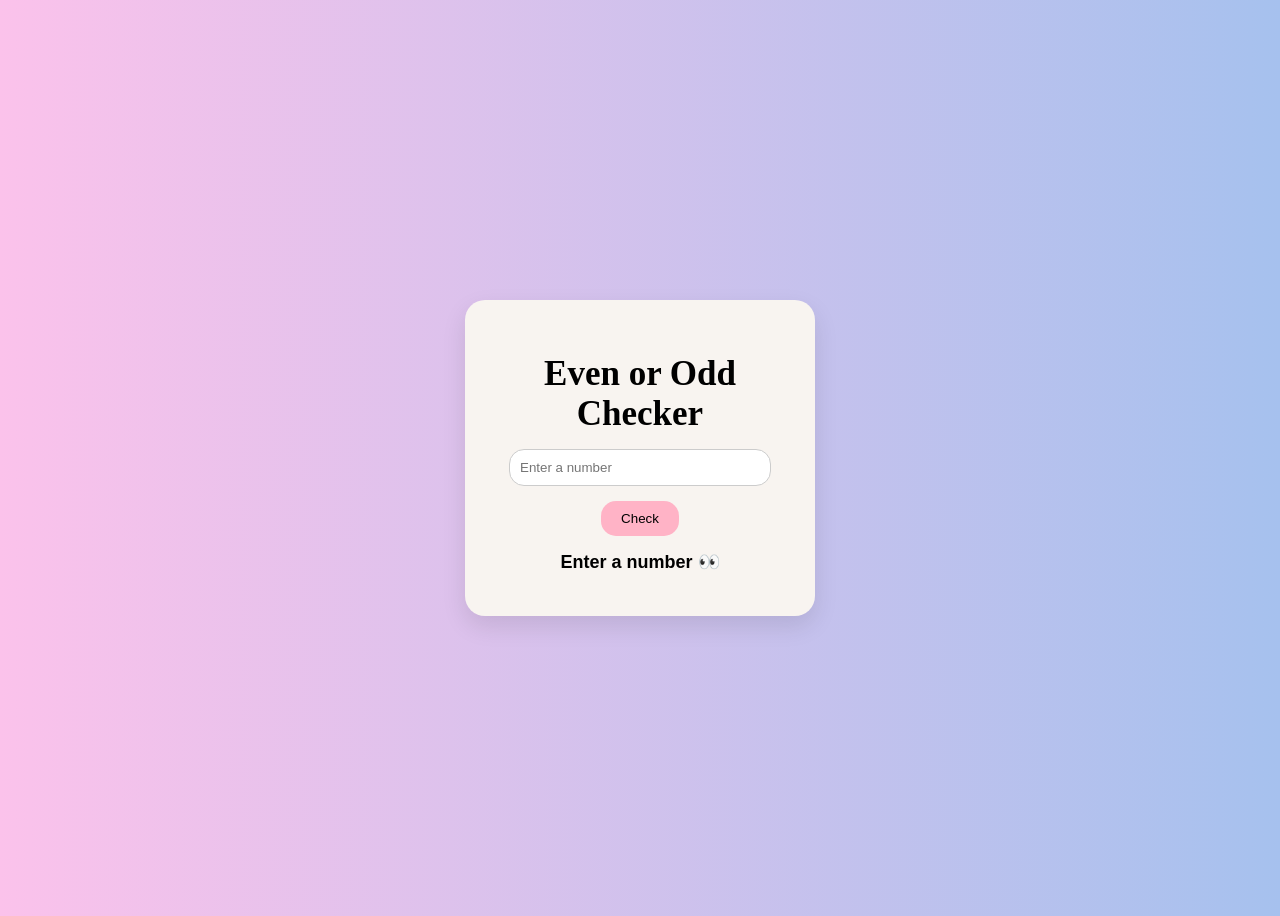
<file: Even odd checker/index.html>
<!DOCTYPE html>
<html>
<head>
    <title>Even Odd Checker</title>
    <link rel="stylesheet" href="style.css">
</head>
<body>

    <div class="checker">

        <h2>Even or Odd Checker</h2>

        <input 
            type="number" 
            id="numberInput" 
            placeholder="Enter a number"
        >

        <button id="checkBtn">Check</button>

        <p id="result">Enter a number 👀</p>

    </div>

    <script src="script.js"></script>
</body>
</html>
</file>
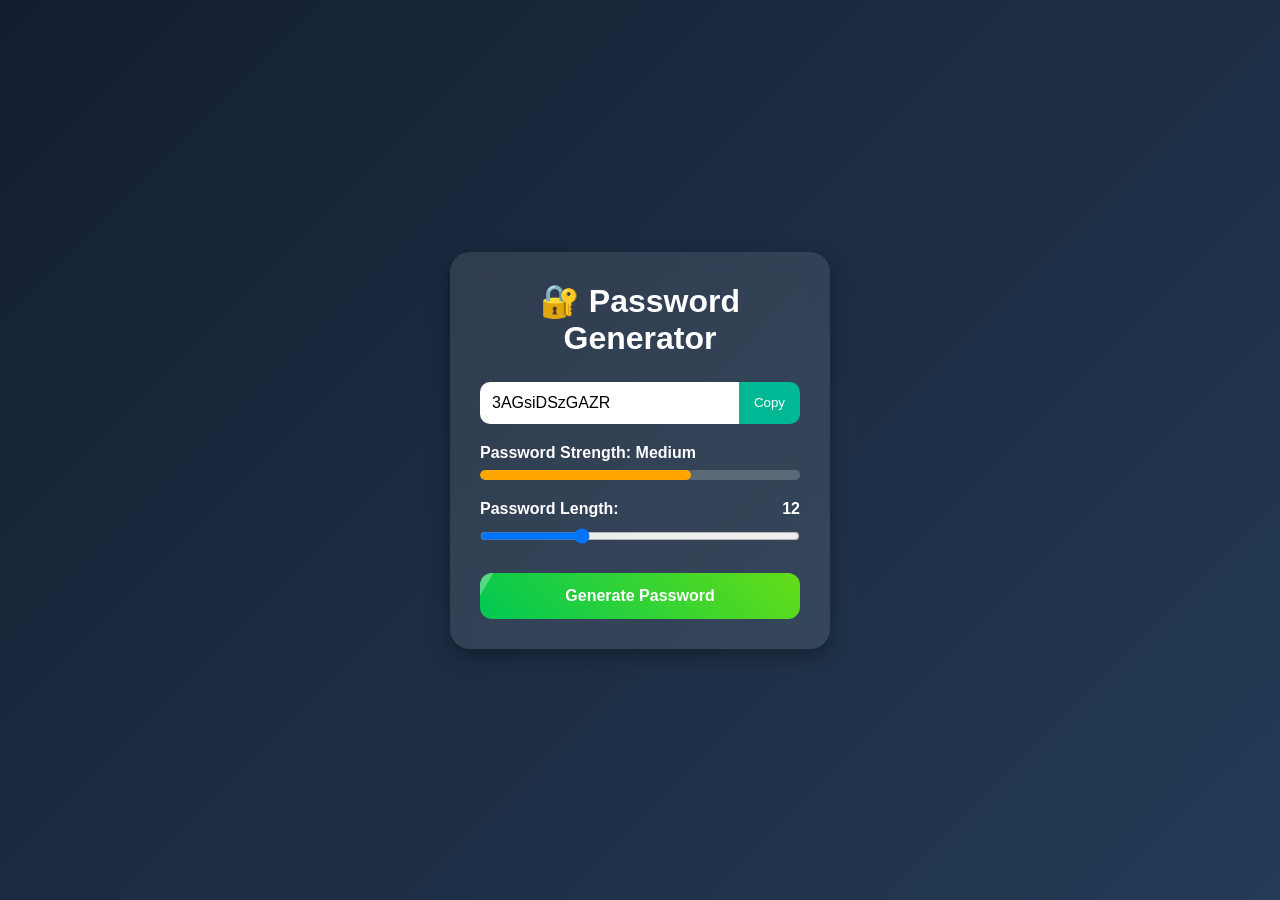
<file: Password Generator/index.html>
<!DOCTYPE html>
<html lang="en">
<head>
  <meta charset="UTF-8" />
  <meta name="viewport" content="width=device-width, initial-scale=1.0"/>
  <title>Password Generator</title>
  <link rel="stylesheet" href="style.css">
</head>
<body>

  <div class="container">

    <h1>🔐 Password Generator</h1>

    <!-- Password Box -->
    <div class="password-box">
      <input type="text" id="password" readonly>

      <button class="copy-btn" onclick="copyPassword()">
        Copy
      </button>
    </div>

    <!-- Strength Checker -->
    <div class="strength-container">

      <p>
        Password Strength:
        <span id="strength-text">Weak</span>
      </p>

      <div class="strength-bar">
        <div id="strength-fill"></div>
      </div>

    </div>

    <!-- Password Length -->
    <div class="length-container">

      <label>
        Password Length:
        <span id="length-value">12</span>
      </label>

      <input
        type="range"
        min="4"
        max="30"
        value="12"
        id="length"
      >

    </div>

    <!-- Generate Button -->
    <button class="generate-btn" onclick="generatePassword()">
      Generate Password
    </button>

  </div>

  <script src="script.js"></script>
</body>
</html>
</file>
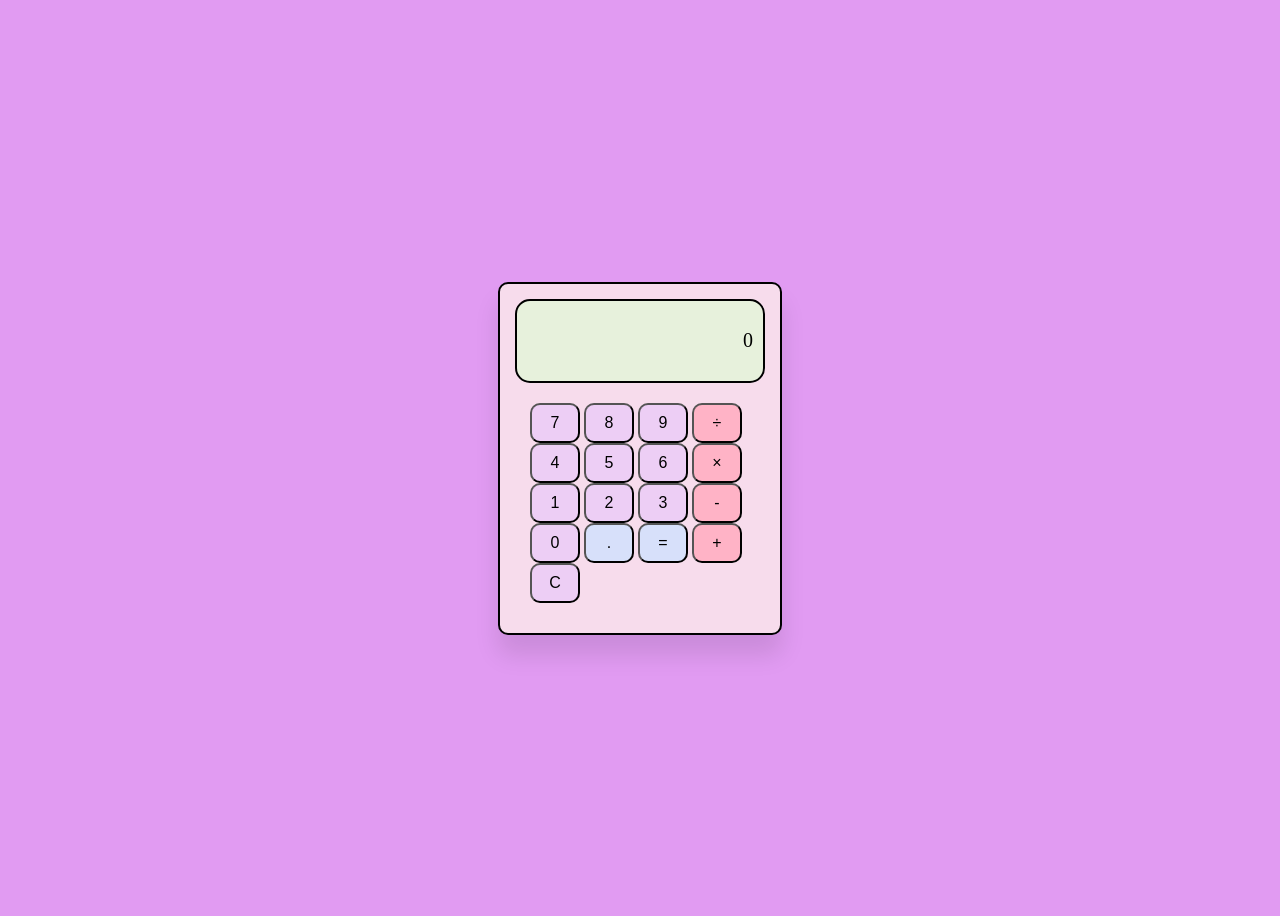
<file: simple calculator/index.html>
<!DOCTYPE html>
<html lang="en">
<head>
  <meta charset="UTF-8" />
  <meta name="viewport" content="width=device-width, initial-scale=1.0" />
  <link rel="stylesheet" href="style.css" />
  <title>Cutie Calculator</title>
</head>
<body>
  <div class="calculator">
 <div class="display" style="height 100px"; border:1px solid black;>
   0
  </div>
  <div class="buttons">
    <button>7</button>
    <button>8</button>
    <button>9</button>
    <button class="operator">÷</button>
    <br>
     

    <button>4</button>
     <button>5</button>
     <button>6</button>
      <button class="operator">×</button>
      <br>

     <button>1</button>
      <button>2</button>
      <button>3</button>
      <button class="operator">-</button>
        <br>
       <button>0</button>
       <button class="point">.</button>
       <button class="equals">=</button>
        <button class="operator">+</button>
         <br>

        <button class="clear">C</button>
           </div>
          </div> 
      
  <script src="script.js"></script>
</body>

</html>
</file>
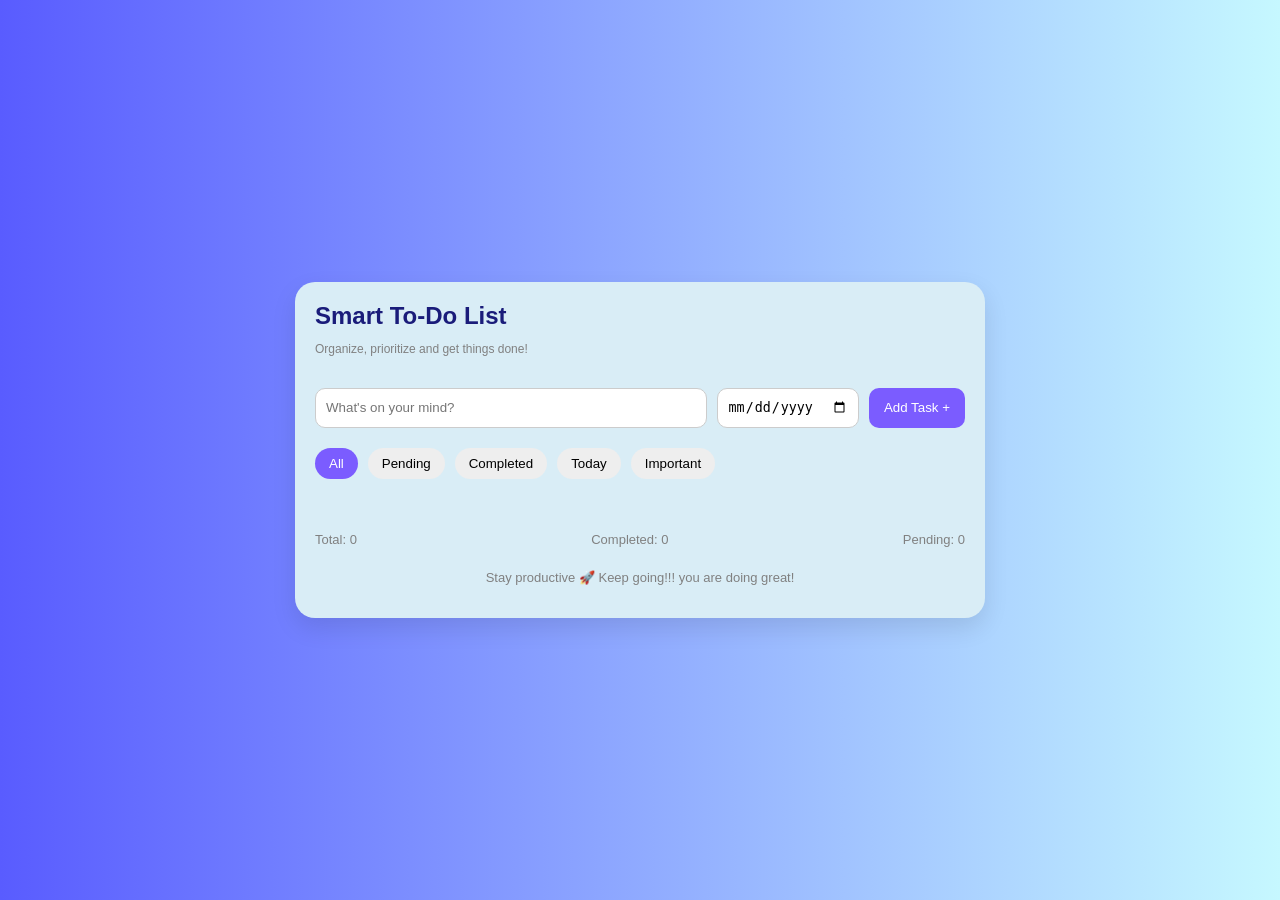
<file: Smart ToDo list/index.html>
<!DOCTYPE html>
<html>
<head>
<title>Smart To-Do List</title>
<link rel="stylesheet" href="style.css">
</head>
<body>
<div class="app">
<div class="header">
<div class="title">
<h2>Smart To-Do List</h2>
<p>Organize, prioritize and get things done!</p>
</div>
</div>
<div class="input-section">
<input type="text" id="taskInput" placeholder="What's on your mind?">
<input type="date" id="dateInput">
<button id="addTask">Add Task +</button>
</div>
<div class="filters">
<button class="filter-btn active" data-filter="all">All</button>
<button class="filter-btn" data-filter="pending">Pending</button>
<button class="filter-btn" data-filter="completed">Completed</button>
<button class="filter-btn" data-filter="today">Today</button>
<button class="filter-btn" data-filter="important">Important</button>
</div>
<div class="task-list" id="taskList">
</div>
<div class="footer">
<p>Total: <span id="totalTasks">0</span></p>
<p>Completed: <span id="completedTasks">0</span></p>
<p>Pending: <span id="pendingTasks">0</span></p>
<p class="motivation">Stay productive 🚀 Keep going!!! you are doing great!</p>
</div>
</div>
<script src="script.js"></script>
</body>
</html>
</file>
<file: Even odd checker/style.css>
body {
    display: flex;
    justify-content: center;
    align-items: center;
    height: 100vh;
    background: linear-gradient(to right, #fbc2eb, #a6c1ee);
    font-family: Arial, sans-serif;
}

.checker {
    width: 300px;
    padding: 25px;
    border-radius: 20px;
    background-color: #F8F4F0;
    text-align: center;
    box-shadow: 0 10px 25px rgba(0, 0, 0, 0.1);
}

h2 {
    margin-bottom: 15px;
    font-family: brush script MT;
    font-size: 35px;
}

input {
    width: 80%;
    padding: 10px;
    border-radius: 15px;
    border: 1px solid #ccc;
    margin-bottom: 15px;
    outline: none;
}

input:focus {
    border-color: #FFB3C6;
}

button {
    padding: 10px 20px;
    border-radius: 15px;
    border: none;
    background-color: #FFB3C6;
    cursor: pointer;
    transition: 0.3s;
}

button:hover {
    transform: scale(1.05);
    background-color: #FF8FAB;
}

#result {
    margin-top: 15px;
    font-weight: bold;
    font-size: 18px;
}
</file>
<file: Password Generator/style.css>
* {
  margin: 0;
  padding: 0;
  box-sizing: border-box;
  font-family: Arial, sans-serif;
}

body {
  height: 100vh;
  display: flex;
  justify-content: center;
  align-items: center;

  background: linear-gradient(135deg, #141e30, #243b55);
}

.container {

  width: 380px;

  background: rgba(255,255,255,0.1);

  backdrop-filter: blur(10px);

  padding: 30px;

  border-radius: 20px;

  box-shadow: 0 8px 20px rgba(0,0,0,0.3);

  color: white;
}

h1 {
  text-align: center;
  margin-bottom: 25px;
}

.password-box {
  display: flex;
  margin-bottom: 20px;
}

.password-box input {

  flex: 1;

  padding: 12px;

  border: none;

  outline: none;

  border-radius: 10px 0 0 10px;

  font-size: 16px;
}

.copy-btn {

  padding: 12px 15px;

  border: none;

  background: #00b894;

  color: white;

  cursor: pointer;

  border-radius: 0 10px 10px 0;

  transition: 0.3s;
}

.copy-btn:hover {
  background: #019875;
}

.strength-container {
  margin-bottom: 20px;
}

.strength-container p {
  margin-bottom: 8px;
  font-weight: bold;
}

.strength-bar {

  width: 100%;
  height: 10px;

  background: rgba(255,255,255,0.2);

  border-radius: 10px;

  overflow: hidden;
}

#strength-fill {

  height: 100%;
  width: 0%;

  border-radius: 10px;

  transition: 0.3s;
}

.length-container {
  margin-bottom: 25px;
}

.length-container label {

  display: flex;
  justify-content: space-between;

  margin-bottom: 10px;

  font-weight: bold;
}

.length-container input {
  width: 100%;
}

/* Animated Generate Button */

.generate-btn {

  width: 100%;

  padding: 14px;

  border: none;

  outline: none;

  cursor: pointer;

  background: linear-gradient(45deg, #00c853, #64dd17);

  color: white;

  font-size: 16px;
  font-weight: bold;

  border-radius: 12px;

  position: relative;

  overflow: hidden;

  transition: all 0.3s ease;

  animation: float 2s infinite ease-in-out;
}

/* Hover Effect */

.generate-btn:hover {

  transform: scale(1.05);

  box-shadow: 0 0 20px rgba(0,255,100,0.7);
}

/* Click Effect */

.generate-btn:active {
  transform: scale(0.95);
}

/* Shine Animation */

.generate-btn::before {

  content: "";

  position: absolute;

  top: 0;
  left: -100%;

  width: 100%;
  height: 100%;

  background: rgba(255,255,255,0.3);

  transform: skewX(-30deg);

  transition: 0.5s;
}

.generate-btn:hover::before {
  left: 120%;
}

/* Floating Animation */

@keyframes float {

  0% {
    transform: translateY(0px);
  }

  50% {
    transform: translateY(-3px);
  }

  100% {
    transform: translateY(0px);
  }
}
</file>
<file: simple calculator/style.css>
*{
  background:#e19bf2;
}
body{
    display: flex;
    justify-content: center;
    align-items: center;
    height: 100vh;
  
}
.calculator{
  width:250px;
  padding:15px;
  border-radius:10px;
  border:2px solid black;
  background-color:#f7dcec;
  box-shadow: 0 20px 25px rgba(0,0,0,0.1);
}
.display {
    height: 60px;
    margin-bottom: 10px;
    background-color: #E7F1DC;
    border-radius: 15px;
    border:2px solid black;
    display: flex;
    align-items: center;
    justify-content: flex-end;
    padding: 10px;
    font-size: 20px;
}
.buttons {
  display:inline block;
  background-color:#f7dcec;
   padding:10px;
   gap:5px;
   margin:5px;
}
button{
  width:50px;
  height:40px;
  border-radius:10px;
  gap:30px;
  font-size: 16px;
  background-color: #edcef5;
}
button:hover {
   transform: scale(1.05);
}
.operator {
    background-color: #FFB3C6;
}
.operator:hover {
    background-color: #FF8FAB;
}
.equals {
    background-color: #d7e0fa;
}
.point{
  background-color:#d7e0fa;
}
</file>
<file: Smart ToDo list/style.css>
body {
    margin: 0;
    font-family: Arial, sans-serif;
    background: linear-gradient(to right,  #595cff,#c6f8ff);
    display: flex;
    justify-content: center;
    align-items: center;
    height: 100vh;
}

.app {
    width: 650px;
    background: #d9edf6;
    border-radius: 20px;
    padding: 20px;
    box-shadow: 0 10px 25px rgba(0, 0, 0, 0.1);
}

.header {
    display: flex;
    justify-content: space-between;
    align-items: center;
}

.title h2 {
    margin: 0;
    color:#1a1c7a;
}

.title p {
    font-size: 12px;
    color: gray;
}

.actions button {
    margin-left: 10px;
    border: none;
    background: #eee;
    border-radius: 10px;
    padding: 8px;
    cursor: pointer;
}

.input-section {
    display: flex;
    gap: 10px;
    margin-top: 20px;
}

.input-section input {
    padding: 10px;
    border-radius: 10px;
    border: 1px solid #ccc;
}

#taskInput {
    flex: 1;
}

#addTask {
    background: #7b5cff;
    color: white;
    border: none;
    border-radius: 10px;
    padding: 10px 15px;
    cursor: pointer;
    transition: 0.3s;
}

#addTask:hover {
    background: #5a3ee0;
}

.filters {
    display: flex;
    gap: 10px;
    margin-top: 20px;
}

.filter-btn {
    padding: 8px 14px;
    border-radius: 20px;
    border: none;
    background: #eee;
    cursor: pointer;
    transition: 0.2s;
}

.filter-btn.active {
    background: #7b5cff;
    color: white;
}

.task-list {
    margin-top: 20px;
    max-height: 300px;
    overflow-y: auto;
}

.task {
    display: flex;
    align-items: center;
    justify-content: space-between;
    background: #f9f9f9;
    padding: 12px;
    border-radius: 15px;
    margin-bottom: 10px;
}

.task-info {
    flex: 1;
    margin-left: 10px;
}

.task-info h4 {
    margin: 0;
}

.completed h4 {
    text-decoration: line-through;
    color: gray;
}

.tag {
    font-size: 11px;
    padding: 3px 8px;
    border-radius: 10px;
    margin-top: 5px;
    display: inline-block;
}

.tag.important {
    background: #ffd6db;
    color: #b30021;
}

.tag.today {
    background: #d0f0ff;
    color: #0077b6;
}

.task-date {
    font-size: 12px;
    color: gray;
    margin-right: 10px;
}

.task-actions button {
    border: none;
    background: transparent;
    cursor: pointer;
    margin-left: 5px;
}

.footer {
    margin-top: 20px;
    font-size: 13px;
    color: gray;
    display: flex;
    justify-content: space-between;
    flex-wrap: wrap;
}

.motivation {
    width: 100%;
    margin-top: 10px;
    text-align: center;
}
</file>
